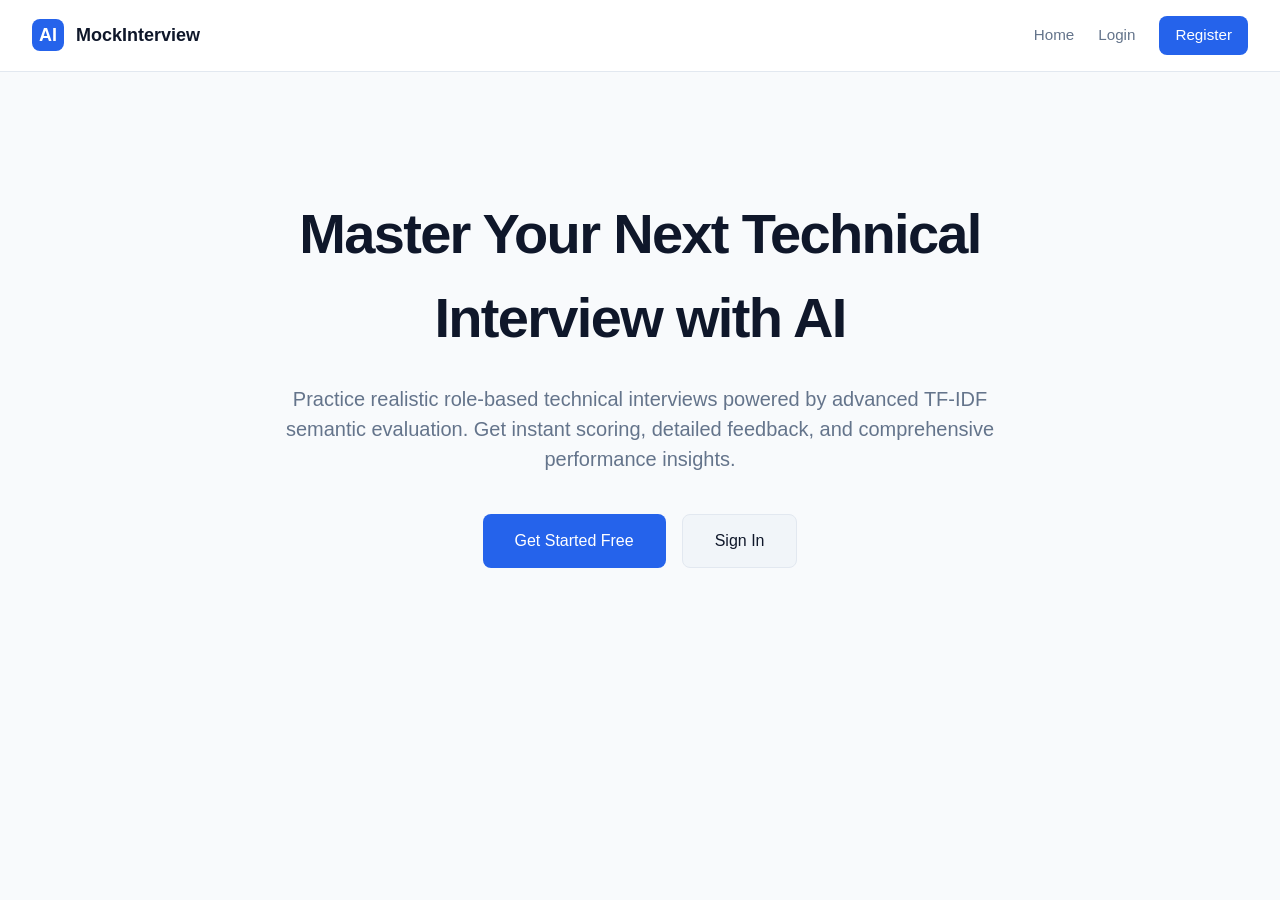
<file: frontend/index.html>
<!DOCTYPE html>
<html lang="en">
<head>
  <meta charset="UTF-8">
  <meta name="viewport" content="width=device-width, initial-scale=1.0">
  <title>AI Virtual Mock Interview Platform</title>
  <link rel="stylesheet" href="css/style.css">
</head>
<body>
  <header>
    <a href="index.html" class="logo-container">
      <div class="logo-icon">AI</div>
      <span>MockInterview</span>
    </a>
    <nav>
      <!-- Populated dynamically by utils.js -->
      <a href="login.html">Login</a>
      <a href="register.html" class="btn" style="padding: 0.5rem 1rem; width: auto;">Register</a>
    </nav>
  </header>

  <div class="container">
    <section class="hero">
      <h1>Master Your Next Technical Interview with AI</h1>
      <p>Practice realistic role-based technical interviews powered by advanced TF-IDF semantic evaluation. Get instant scoring, detailed feedback, and comprehensive performance insights.</p>
      <div class="hero-actions">
        <a href="register.html" class="btn" style="width: auto; padding: 0.875rem 2rem; font-size: 1rem;">Get Started Free</a>
        <a href="login.html" class="btn btn-secondary" style="width: auto; padding: 0.875rem 2rem; font-size: 1rem;">Sign In</a>
      </div>
    </section>
  </div>

  <script src="js/config.js"></script>
  <script src="js/utils.js"></script>
</body>
</html>
</file>
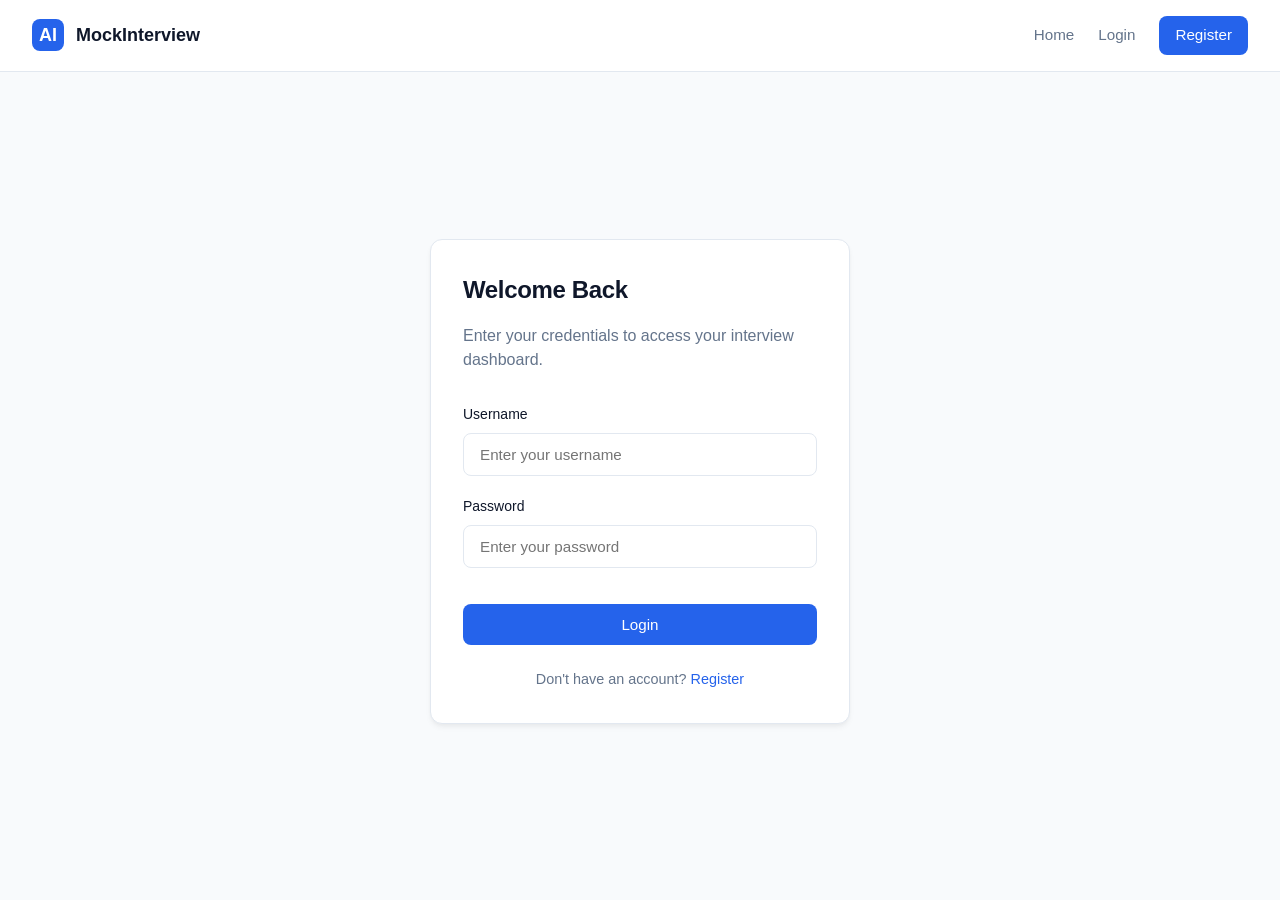
<file: frontend/dashboard.html>
<!DOCTYPE html>
<html lang="en">
<head>
  <meta charset="UTF-8">
  <meta name="viewport" content="width=device-width, initial-scale=1.0">
  <title>Dashboard - AI Virtual Mock Interview</title>
  <link rel="stylesheet" href="css/style.css">
</head>
<body>
  <header>
    <a href="dashboard.html" class="logo-container">
      <div class="logo-icon">AI</div>
      <span>MockInterview</span>
    </a>
    <nav>
      <!-- Populated by utils.js -->
    </nav>
  </header>

  <div class="container">
    <div style="margin-bottom: 2rem;">
      <h1 id="welcomeUser">Welcome back</h1>
      <p class="subtitle">Select an interview role below to begin your technical assessment session.</p>
    </div>

    <h2>Available Roles</h2>
    <div id="roleGrid" class="role-grid">
      <!-- Populated dynamically by dashboard.js -->
    </div>
  </div>

  <script src="js/config.js"></script>
  <script src="js/utils.js"></script>
  <script src="js/dashboard.js"></script>
</body>
</html>
</file>
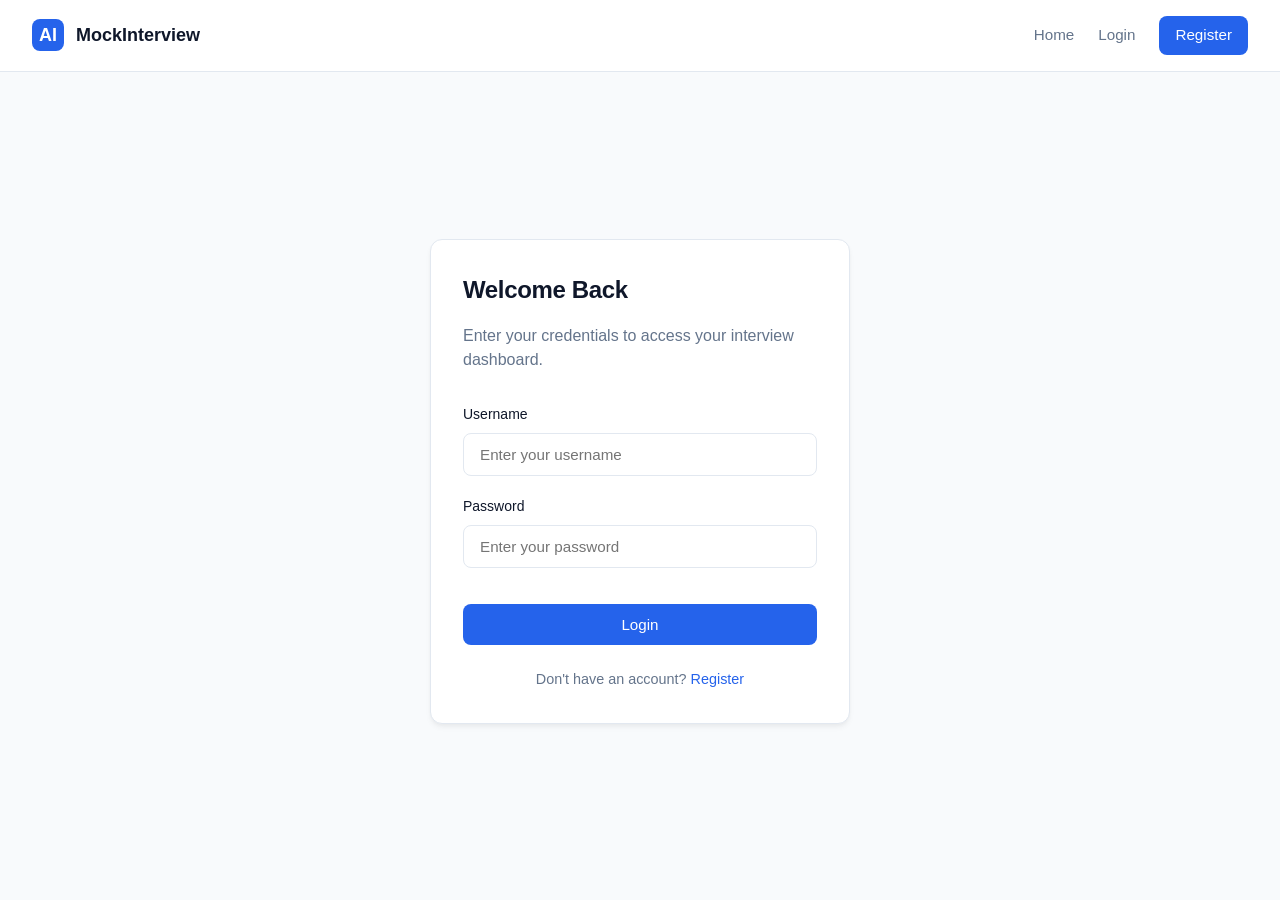
<file: frontend/history.html>
<!DOCTYPE html>
<html lang="en">
<head>
  <meta charset="UTF-8">
  <meta name="viewport" content="width=device-width, initial-scale=1.0">
  <title>Interview History - AI Virtual Mock Interview</title>
  <link rel="stylesheet" href="css/style.css">
</head>
<body>
  <header>
    <a href="dashboard.html" class="logo-container">
      <div class="logo-icon">AI</div>
      <span>MockInterview</span>
    </a>
    <nav>
      <!-- Populated by utils.js -->
    </nav>
  </header>

  <div class="container" style="max-width: 1000px;">
    <div style="margin-bottom: 2rem;">
      <h1>Interview History</h1>
      <p class="subtitle">Review your past performance, scores, and detailed evaluation history.</p>
    </div>

    <div id="historyContainer">
      <!-- Populated by history.js -->
    </div>
  </div>

  <script src="js/config.js"></script>
  <script src="js/utils.js"></script>
  <script src="js/history.js"></script>
</body>
</html>
</file>
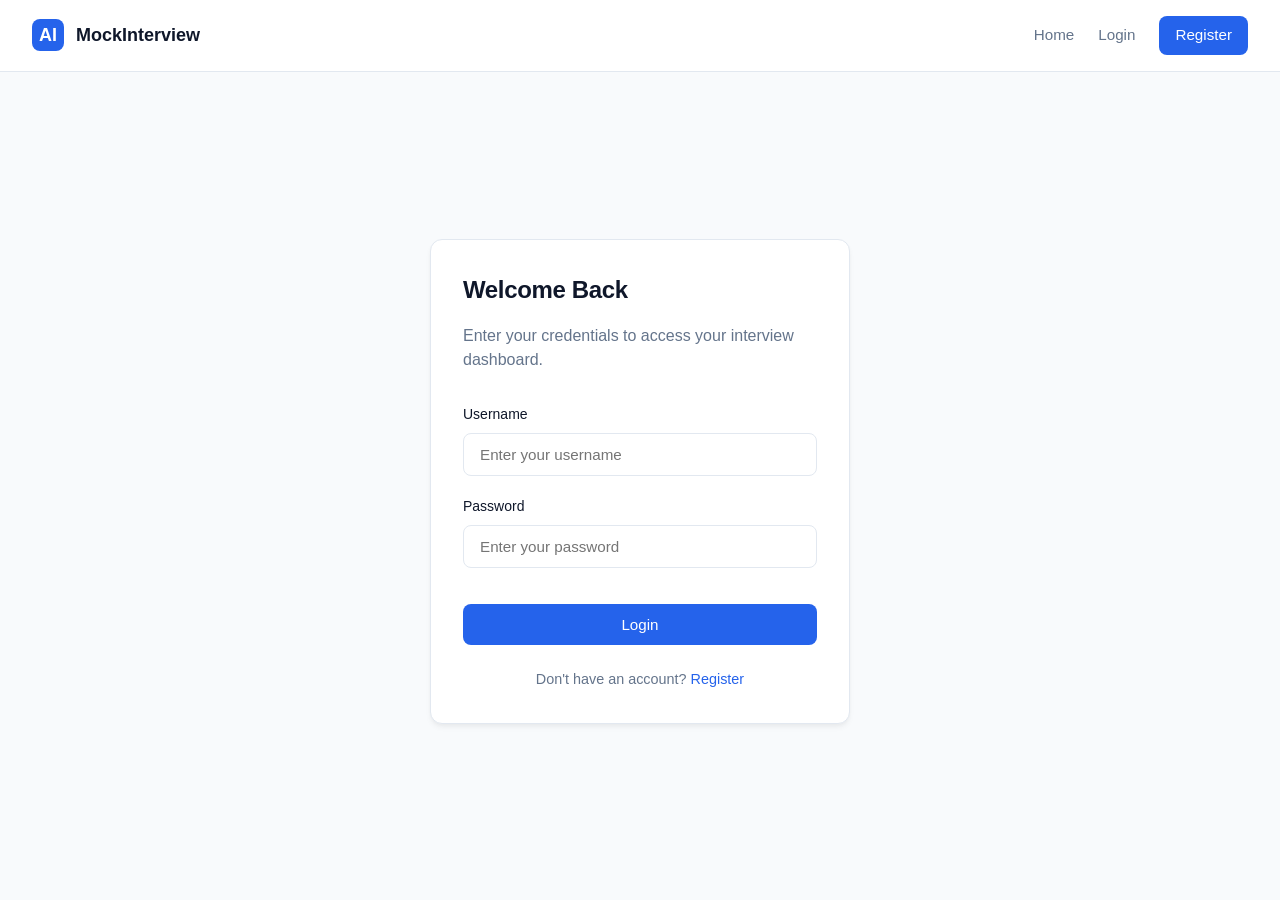
<file: frontend/interview.html>
<!DOCTYPE html>
<html lang="en">
<head>
  <meta charset="UTF-8">
  <meta name="viewport" content="width=device-width, initial-scale=1.0">
  <title>Interview Session - AI Virtual Mock Interview</title>
  <link rel="stylesheet" href="css/style.css">
</head>
<body>
  <header>
    <a href="dashboard.html" class="logo-container">
      <div class="logo-icon">AI</div>
      <span>MockInterview</span>
    </a>
    <nav>
      <!-- Populated by utils.js -->
    </nav>
  </header>

  <div class="container" style="max-width: 800px;">
    <div class="progress-container">
      <div id="progressBar" class="progress-bar"></div>
    </div>

    <div class="question-card">
      <div class="question-header">
        <span id="questionNumber" class="question-badge">Question 1</span>
        <span style="font-size: 0.85rem; color: var(--text-muted);">AI Evaluated Session</span>
      </div>

      <div id="questionText" class="question-text">
        Loading question...
      </div>

      <div id="feedbackBox" class="feedback-box">
        <div style="display: flex; justify-content: space-between; align-items: center; margin-bottom: 0.5rem;">
          <strong>Evaluation Result</strong>
          <span id="feedbackScore" style="font-weight: 700; color: var(--accent-blue); font-size: 1.1rem;">0%</span>
        </div>
        <p id="feedbackRemark" style="color: var(--text-muted); font-size: 0.95rem;">-</p>
      </div>

      <form id="answerForm">
        <div class="form-group">
          <label for="userAnswer">Your Answer</label>
          <textarea id="userAnswer" required placeholder="Type your detailed technical response here..."></textarea>
        </div>

        <button type="submit" id="submitBtn" class="btn">Submit Answer</button>
      </form>
    </div>
  </div>

  <script src="js/config.js"></script>
  <script src="js/utils.js"></script>
  <script src="js/interview.js"></script>
</body>
</html>
</file>
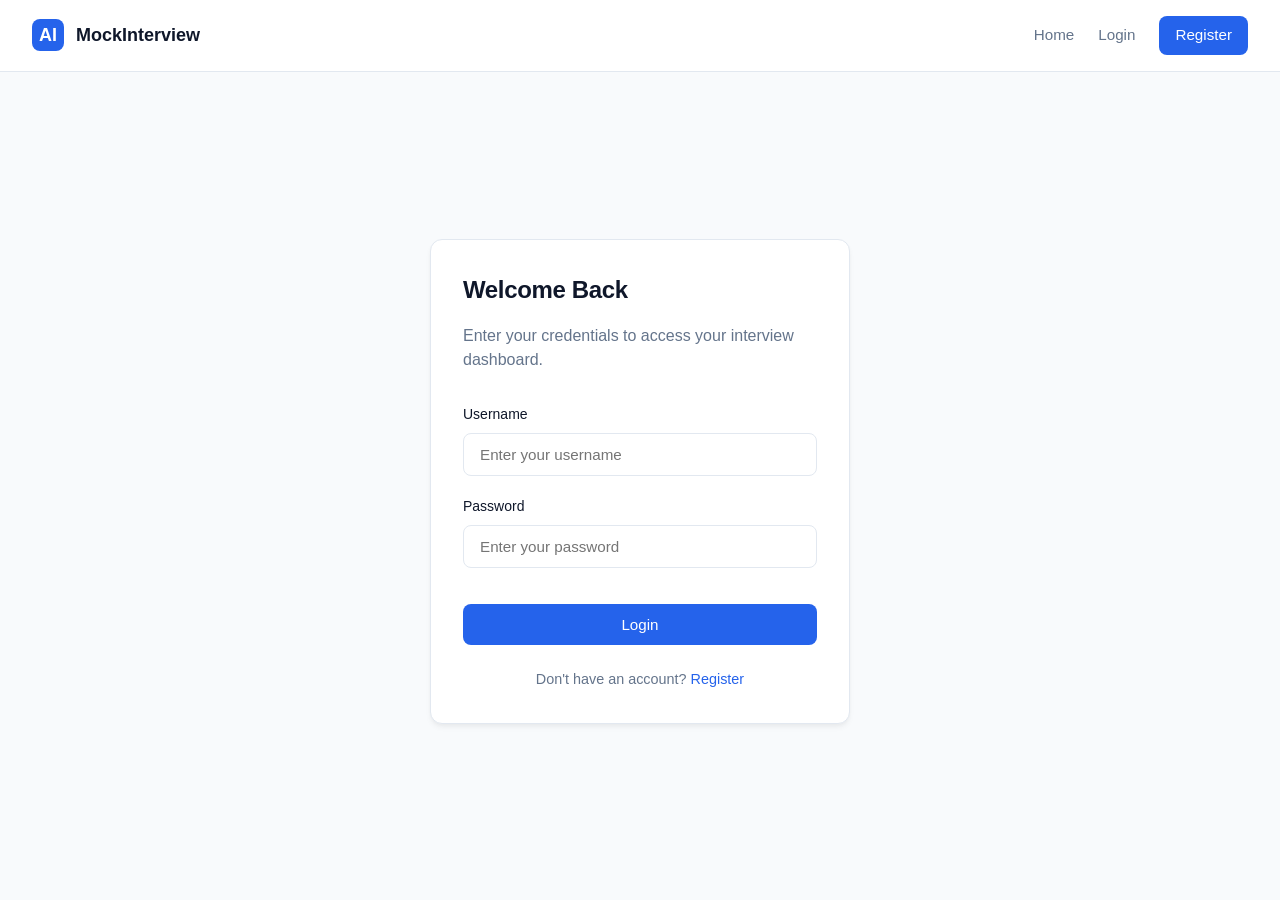
<file: frontend/login.html>
<!DOCTYPE html>
<html lang="en">
<head>
  <meta charset="UTF-8">
  <meta name="viewport" content="width=device-width, initial-scale=1.0">
  <title>Login - AI Virtual Mock Interview</title>
  <link rel="stylesheet" href="css/style.css">
</head>
<body>
  <header>
    <a href="index.html" class="logo-container">
      <div class="logo-icon">AI</div>
      <span>MockInterview</span>
    </a>
    <nav>
      <a href="index.html">Home</a>
      <a href="register.html">Register</a>
    </nav>
  </header>

  <div class="center-card-container">
    <div class="card auth-card">
      <h2>Welcome Back</h2>
      <p class="subtitle">Enter your credentials to access your interview dashboard.</p>
      
      <form id="loginForm">
        <div class="form-group">
          <label for="username">Username</label>
          <input type="text" id="username" required placeholder="Enter your username">
        </div>

        <div class="form-group">
          <label for="password">Password</label>
          <input type="password" id="password" required placeholder="Enter your password">
        </div>

        <button type="submit" class="btn" style="margin-top: 1rem;">Login</button>
      </form>

      <p style="text-align: center; margin-top: 1.5rem; font-size: 0.9rem; color: var(--text-muted);">
        Don't have an account? <a href="register.html" style="color: var(--accent-blue); text-decoration: none; font-weight: 500;">Register</a>
      </p>
    </div>
  </div>

  <script src="js/config.js"></script>
  <script src="js/utils.js"></script>
  <script src="js/auth.js"></script>
</body>
</html>
</file>
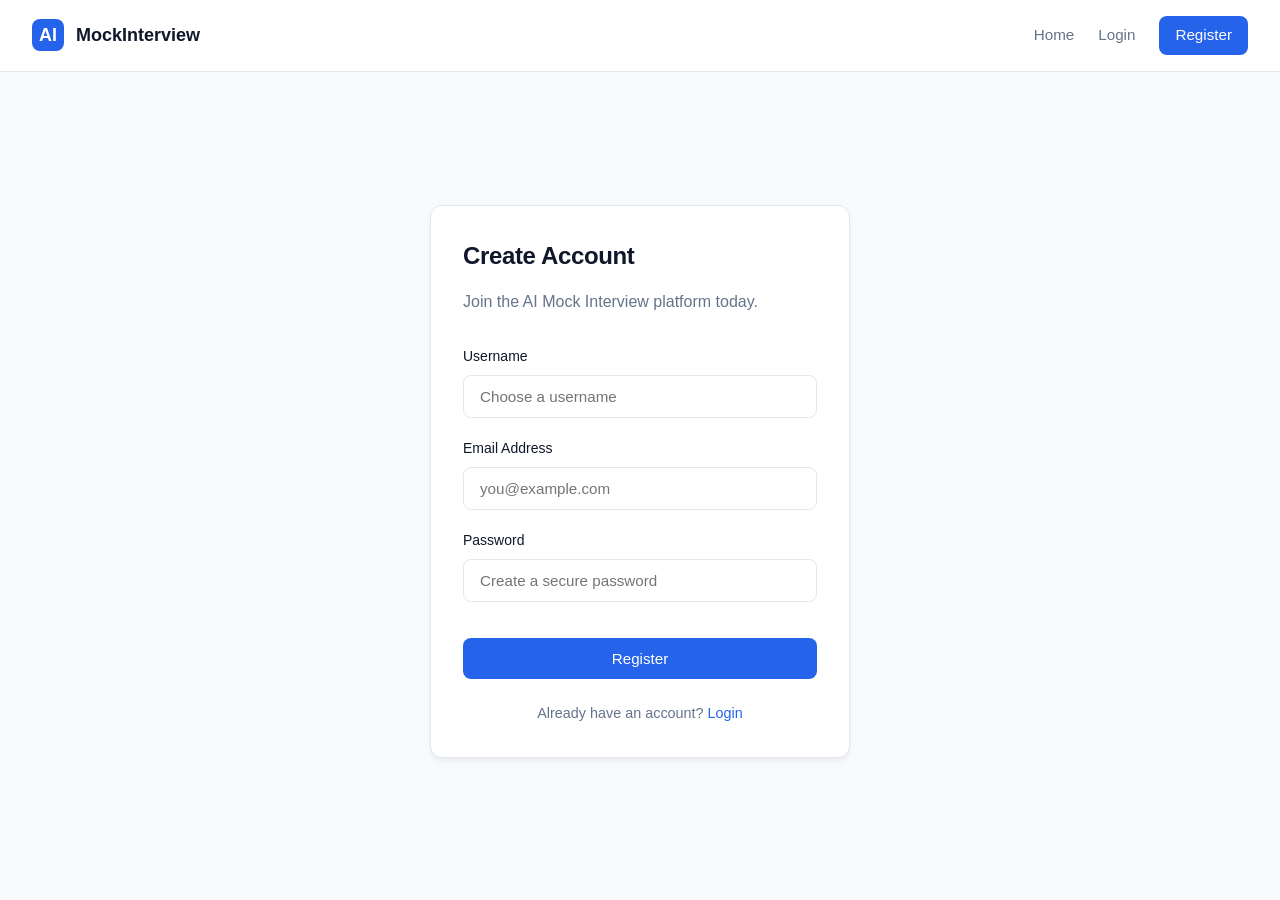
<file: frontend/register.html>
<!DOCTYPE html>
<html lang="en">
<head>
  <meta charset="UTF-8">
  <meta name="viewport" content="width=device-width, initial-scale=1.0">
  <title>Register - AI Virtual Mock Interview</title>
  <link rel="stylesheet" href="css/style.css">
</head>
<body>
  <header>
    <a href="index.html" class="logo-container">
      <div class="logo-icon">AI</div>
      <span>MockInterview</span>
    </a>
    <nav>
      <a href="index.html">Home</a>
      <a href="login.html">Login</a>
    </nav>
  </header>

  <div class="center-card-container">
    <div class="card auth-card">
      <h2>Create Account</h2>
      <p class="subtitle">Join the AI Mock Interview platform today.</p>
      
      <form id="registerForm">
        <div class="form-group">
          <label for="username">Username</label>
          <input type="text" id="username" required placeholder="Choose a username">
        </div>

        <div class="form-group">
          <label for="email">Email Address</label>
          <input type="email" id="email" required placeholder="you@example.com">
        </div>

        <div class="form-group">
          <label for="password">Password</label>
          <input type="password" id="password" required placeholder="Create a secure password">
        </div>

        <button type="submit" class="btn" style="margin-top: 1rem;">Register</button>
      </form>

      <p style="text-align: center; margin-top: 1.5rem; font-size: 0.9rem; color: var(--text-muted);">
        Already have an account? <a href="login.html" style="color: var(--accent-blue); text-decoration: none; font-weight: 500;">Login</a>
      </p>
    </div>
  </div>

  <script src="js/config.js"></script>
  <script src="js/utils.js"></script>
  <script src="js/auth.js"></script>
</body>
</html>
</file>
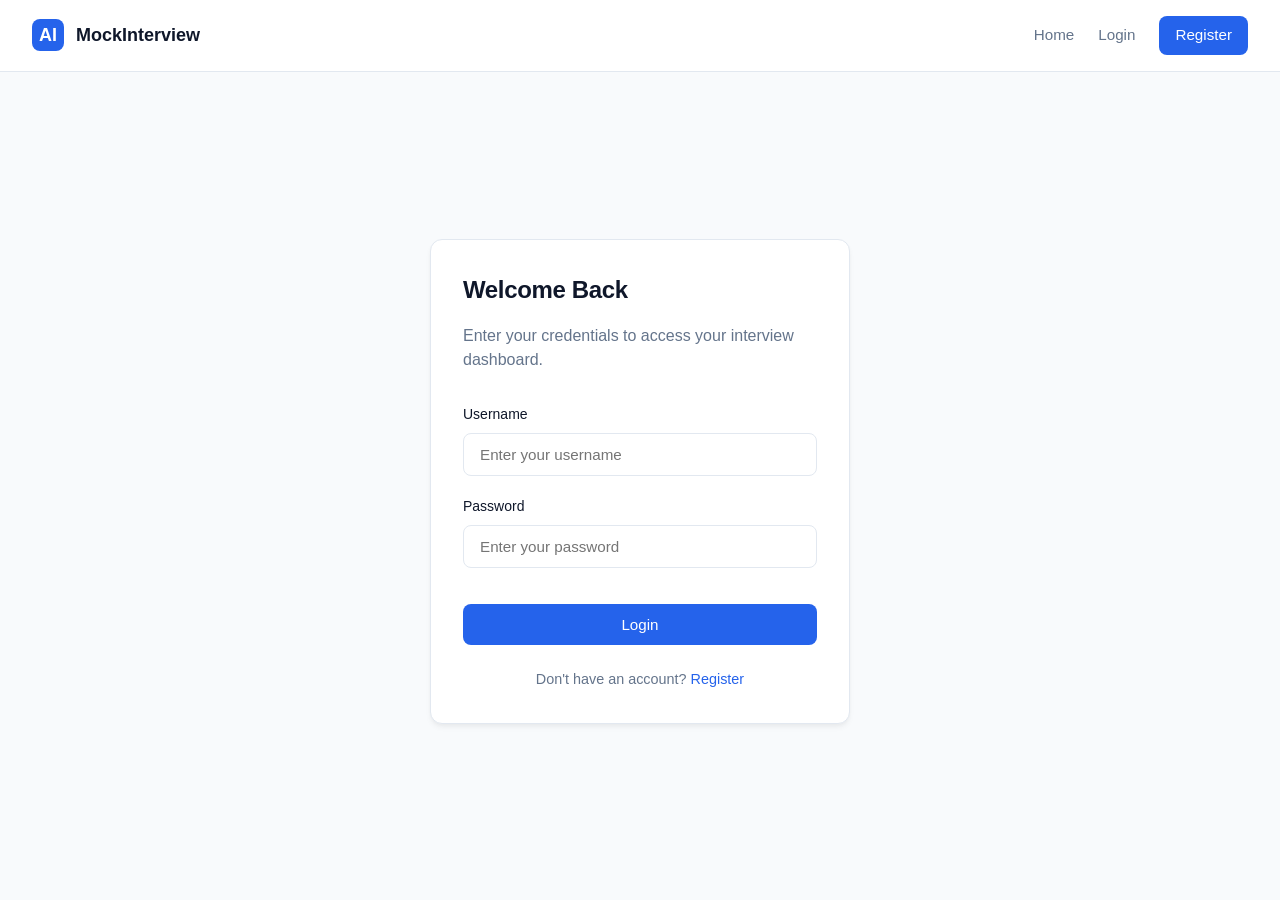
<file: frontend/result.html>
<!DOCTYPE html>
<html lang="en">
<head>
  <meta charset="UTF-8">
  <meta name="viewport" content="width=device-width, initial-scale=1.0">
  <title>Interview Results - AI Virtual Mock Interview</title>
  <link rel="stylesheet" href="css/style.css">
</head>
<body>
  <header>
    <a href="dashboard.html" class="logo-container">
      <div class="logo-icon">AI</div>
      <span>MockInterview</span>
    </a>
    <nav>
      <!-- Populated by utils.js -->
    </nav>
  </header>

  <div class="container" style="max-width: 900px;" id="resultContainer">
    <!-- Populated by result.js -->
  </div>

  <script src="js/config.js"></script>
  <script src="js/utils.js"></script>
  <script src="js/result.js"></script>
</body>
</html>
</file>
<file: frontend/css/style.css>
/* AI Virtual Mock Interview Platform - Global Styles */
:root {
  --bg-primary: #ffffff;
  --bg-secondary: #f8fafc;
  --bg-tertiary: #f1f5f9;
  --text-main: #0f172a;
  --text-muted: #64748b;
  --accent-blue: #2563eb;
  --accent-blue-hover: #1d4ed8;
  --border-color: #e2e8f0;
  --success-bg: #dcfce7;
  --success-text: #166534;
  --error-bg: #fee2e2;
  --error-text: #991b1b;
  --card-shadow: 0 4px 6px -1px rgba(0, 0, 0, 0.05), 0 2px 4px -1px rgba(0, 0, 0, 0.03);
  --transition: all 0.2s ease-in-out;
}

* {
  box-sizing: border-box;
  margin: 0;
  padding: 0;
  font-family: -apple-system, BlinkMacSystemFont, "Segoe UI", Roboto, Helvetica, Arial, sans-serif;
}

body {
  background-color: var(--bg-secondary);
  color: var(--text-main);
  min-height: 100vh;
  display: flex;
  flex-direction: column;
  line-height: 1.5;
}

/* Header / Navigation */
header {
  background-color: var(--bg-primary);
  border-bottom: 1px solid var(--border-color);
  padding: 1rem 2rem;
  display: flex;
  justify-content: space-between;
  align-items: center;
  position: sticky;
  top: 0;
  z-index: 50;
}

.logo-container {
  display: flex;
  align-items: center;
  gap: 0.75rem;
  text-decoration: none;
  color: var(--text-main);
  font-weight: 600;
  font-size: 1.125rem;
}

.logo-icon {
  width: 32px;
  height: 32px;
  background: var(--accent-blue);
  color: white;
  border-radius: 8px;
  display: flex;
  align-items: center;
  justify-content: center;
  font-weight: bold;
}

nav {
  display: flex;
  gap: 1.5rem;
  align-items: center;
}

nav a {
  text-decoration: none;
  color: var(--text-muted);
  font-size: 0.95rem;
  font-weight: 500;
  transition: var(--transition);
}

nav a:hover, nav a.active {
  color: var(--accent-blue);
}

.user-badge {
  background: var(--bg-tertiary);
  padding: 0.35rem 0.75rem;
  border-radius: 20px;
  font-size: 0.875rem;
  color: var(--text-main);
  font-weight: 500;
}

/* Container & Layout */
.container {
  max-width: 1200px;
  margin: 0 auto;
  padding: 2.5rem 1.5rem;
  width: 100%;
  flex: 1;
}

.center-card-container {
  display: flex;
  justify-content: center;
  align-items: center;
  min-height: calc(100vh - 80px);
  padding: 2rem;
}

/* Cards */
.card {
  background: var(--bg-primary);
  border: 1px solid var(--border-color);
  border-radius: 12px;
  padding: 2rem;
  box-shadow: var(--card-shadow);
  transition: var(--transition);
}

.auth-card {
  width: 100%;
  max-width: 420px;
}

.card:hover {
  box-shadow: 0 10px 15px -3px rgba(0, 0, 0, 0.05), 0 4px 6px -2px rgba(0, 0, 0, 0.02);
}

/* Typography & Headings */
h1 {
  font-size: 2.25rem;
  font-weight: 700;
  letter-spacing: -0.025em;
  margin-bottom: 0.75rem;
  color: var(--text-main);
}

h2 {
  font-size: 1.5rem;
  font-weight: 600;
  letter-spacing: -0.015em;
  margin-bottom: 1rem;
}

p.subtitle {
  color: var(--text-muted);
  font-size: 1rem;
  margin-bottom: 2rem;
}

/* Forms & Inputs */
.form-group {
  margin-bottom: 1.25rem;
}

label {
  display: block;
  font-size: 0.875rem;
  font-weight: 500;
  margin-bottom: 0.5Rem;
  color: var(--text-main);
}

input[type="text"],
input[type="email"],
input[type="password"],
textarea {
  width: 100%;
  padding: 0.75rem 1rem;
  border: 1px solid var(--border-color);
  border-radius: 8px;
  font-size: 0.95rem;
  background: var(--bg-primary);
  color: var(--text-main);
  transition: var(--transition);
}

input:focus, textarea:focus {
  outline: none;
  border-color: var(--accent-blue);
  box-shadow: 0 0 0 3px rgba(37, 99, 235, 0.1);
}

textarea {
  min-height: 140px;
  resize: vertical;
}

/* Buttons */
.btn {
  display: inline-flex;
  align-items: center;
  justify-content: center;
  background-color: var(--accent-blue);
  color: white;
  font-weight: 500;
  font-size: 0.95rem;
  padding: 0.75rem 1.5rem;
  border-radius: 8px;
  border: none;
  cursor: pointer;
  transition: var(--transition);
  text-decoration: none;
  width: 100%;
}

.btn:hover {
  background-color: var(--accent-blue-hover);
}

.btn-secondary {
  background-color: var(--bg-tertiary);
  color: var(--text-main);
  border: 1px solid var(--border-color);
}

.btn-secondary:hover {
  background-color: var(--border-color);
}

/* Role Grid */
.role-grid {
  display: grid;
  grid-template-columns: repeat(auto-fill, minmax(280px, 1fr));
  gap: 1.5rem;
  margin-top: 1.5rem;
}

.role-card {
  background: var(--bg-primary);
  border: 1px solid var(--border-color);
  border-radius: 12px;
  padding: 1.75rem;
  display: flex;
  flex-direction: column;
  justify-content: space-between;
  box-shadow: var(--card-shadow);
  transition: var(--transition);
}

.role-card:hover {
  transform: translateY(-2px);
  border-color: var(--accent-blue);
  box-shadow: 0 10px 20px -5px rgba(37, 99, 235, 0.1);
}

.role-title {
  font-size: 1.25rem;
  font-weight: 600;
  margin-bottom: 0.5rem;
}

.role-desc {
  color: var(--text-muted);
  font-size: 0.9rem;
  margin-bottom: 1.5rem;
  flex: 1;
}

/* Interview & Question Screen */
.progress-container {
  background: var(--border-color);
  border-radius: 9999px;
  height: 8px;
  width: 100%;
  margin-bottom: 2rem;
  overflow: hidden;
}

.progress-bar {
  background: var(--accent-blue);
  height: 100%;
  width: 0%;
  transition: width 0.3s ease;
}

.question-card {
  background: var(--bg-primary);
  border: 1px solid var(--border-color);
  border-radius: 12px;
  padding: 2.5rem;
  box-shadow: var(--card-shadow);
}

.question-header {
  display: flex;
  justify-content: space-between;
  align-items: center;
  margin-bottom: 1rem;
}

.question-badge {
  font-size: 0.85rem;
  font-weight: 600;
  text-transform: uppercase;
  color: var(--accent-blue);
  background: #eff6ff;
  padding: 0.25rem 0.75rem;
  border-radius: 20px;
}

.question-text {
  font-size: 1.25rem;
  font-weight: 600;
  margin-bottom: 1.5rem;
  line-height: 1.4;
}

/* Feedback Box */
.feedback-box {
  background: #f8fafc;
  border: 1px solid var(--border-color);
  border-radius: 8px;
  padding: 1.25rem;
  margin-bottom: 1.5rem;
  display: none;
}

.feedback-box.active {
  display: block;
  animation: fadeIn 0.3s ease;
}

@keyframes fadeIn {
  from { opacity: 0; transform: translateY(4px); }
  to { opacity: 1; transform: translateY(0); }
}

/* Results & Score */
.score-circle-container {
  display: flex;
  flex-direction: column;
  align-items: center;
  justify-content: center;
  margin: 2rem 0;
}

.score-badge-large {
  font-size: 3rem;
  font-weight: 700;
  color: var(--accent-blue);
  background: #eff6ff;
  width: 140px;
  height: 140px;
  border-radius: 50%;
  display: flex;
  align-items: center;
  justify-content: center;
  margin-bottom: 1rem;
  border: 4px solid #dbeafe;
}

/* Accordion */
.accordion {
  display: flex;
  flex-direction: column;
  gap: 1rem;
  margin-top: 2rem;
}

.accordion-item {
  border: 1px solid var(--border-color);
  border-radius: 8px;
  background: var(--bg-primary);
  overflow: hidden;
}

.accordion-header {
  padding: 1.25rem;
  background: var(--bg-primary);
  display: flex;
  justify-content: space-between;
  align-items: center;
  cursor: pointer;
  font-weight: 600;
}

.accordion-header:hover {
  background: var(--bg-secondary);
}

.accordion-content {
  padding: 1.5rem;
  border-top: 1px solid var(--border-color);
  background: var(--bg-secondary);
  display: none;
}

.accordion-item.open .accordion-content {
  display: block;
}

/* Tables for History */
.table-container {
  overflow-x: auto;
  background: var(--bg-primary);
  border: 1px solid var(--border-color);
  border-radius: 12px;
  box-shadow: var(--card-shadow);
}

table {
  width: 100%;
  border-collapse: collapse;
  text-align: left;
  font-size: 0.95rem;
}

th, td {
  padding: 1rem 1.5rem;
  border-bottom: 1px solid var(--border-color);
}

th {
  background: var(--bg-secondary);
  font-weight: 600;
  color: var(--text-muted);
}

tr:last-child td {
  border-bottom: none;
}

/* Toasts / Notifications */
.toast-container {
  position: fixed;
  bottom: 2rem;
  right: 2rem;
  z-index: 1000;
  display: flex;
  flex-direction: column;
  gap: 0.75rem;
}

.toast {
  padding: 1rem 1.25rem;
  border-radius: 8px;
  font-size: 0.9rem;
  font-weight: 500;
  box-shadow: 0 10px 15px -3px rgba(0, 0, 0, 0.1);
  display: flex;
  align-items: center;
  gap: 0.75rem;
  animation: slideIn 0.3s ease;
  max-width: 360px;
}

.toast.success {
  background: var(--success-text);
  color: white;
}

.toast.error {
  background: var(--error-text);
  color: white;
}

@keyframes slideIn {
  from { transform: translateX(100%); opacity: 0; }
  to { transform: translateX(0); opacity: 1; }
}

/* Spinner */
.spinner {
  width: 20px;
  height: 20px;
  border: 2px solid rgba(255, 255, 255, 0.3);
  border-radius: 50%;
  border-top-color: white;
  animation: spin 0.8s linear infinite;
  display: inline-block;
}

@keyframes spin {
  to { transform: rotate(360deg); }
}

/* Landing Page Hero */
.hero {
  text-align: center;
  padding: 5rem 1rem;
  max-width: 800px;
  margin: 0 auto;
}

.hero h1 {
  font-size: 3.5rem;
  font-weight: 800;
  letter-spacing: -0.03em;
  margin-bottom: 1.5rem;
  color: var(--text-main);
}

.hero p {
  font-size: 1.25rem;
  color: var(--text-muted);
  margin-bottom: 2.5rem;
}

.hero-actions {
  display: flex;
  justify-content: center;
  gap: 1rem;
}
</file>
